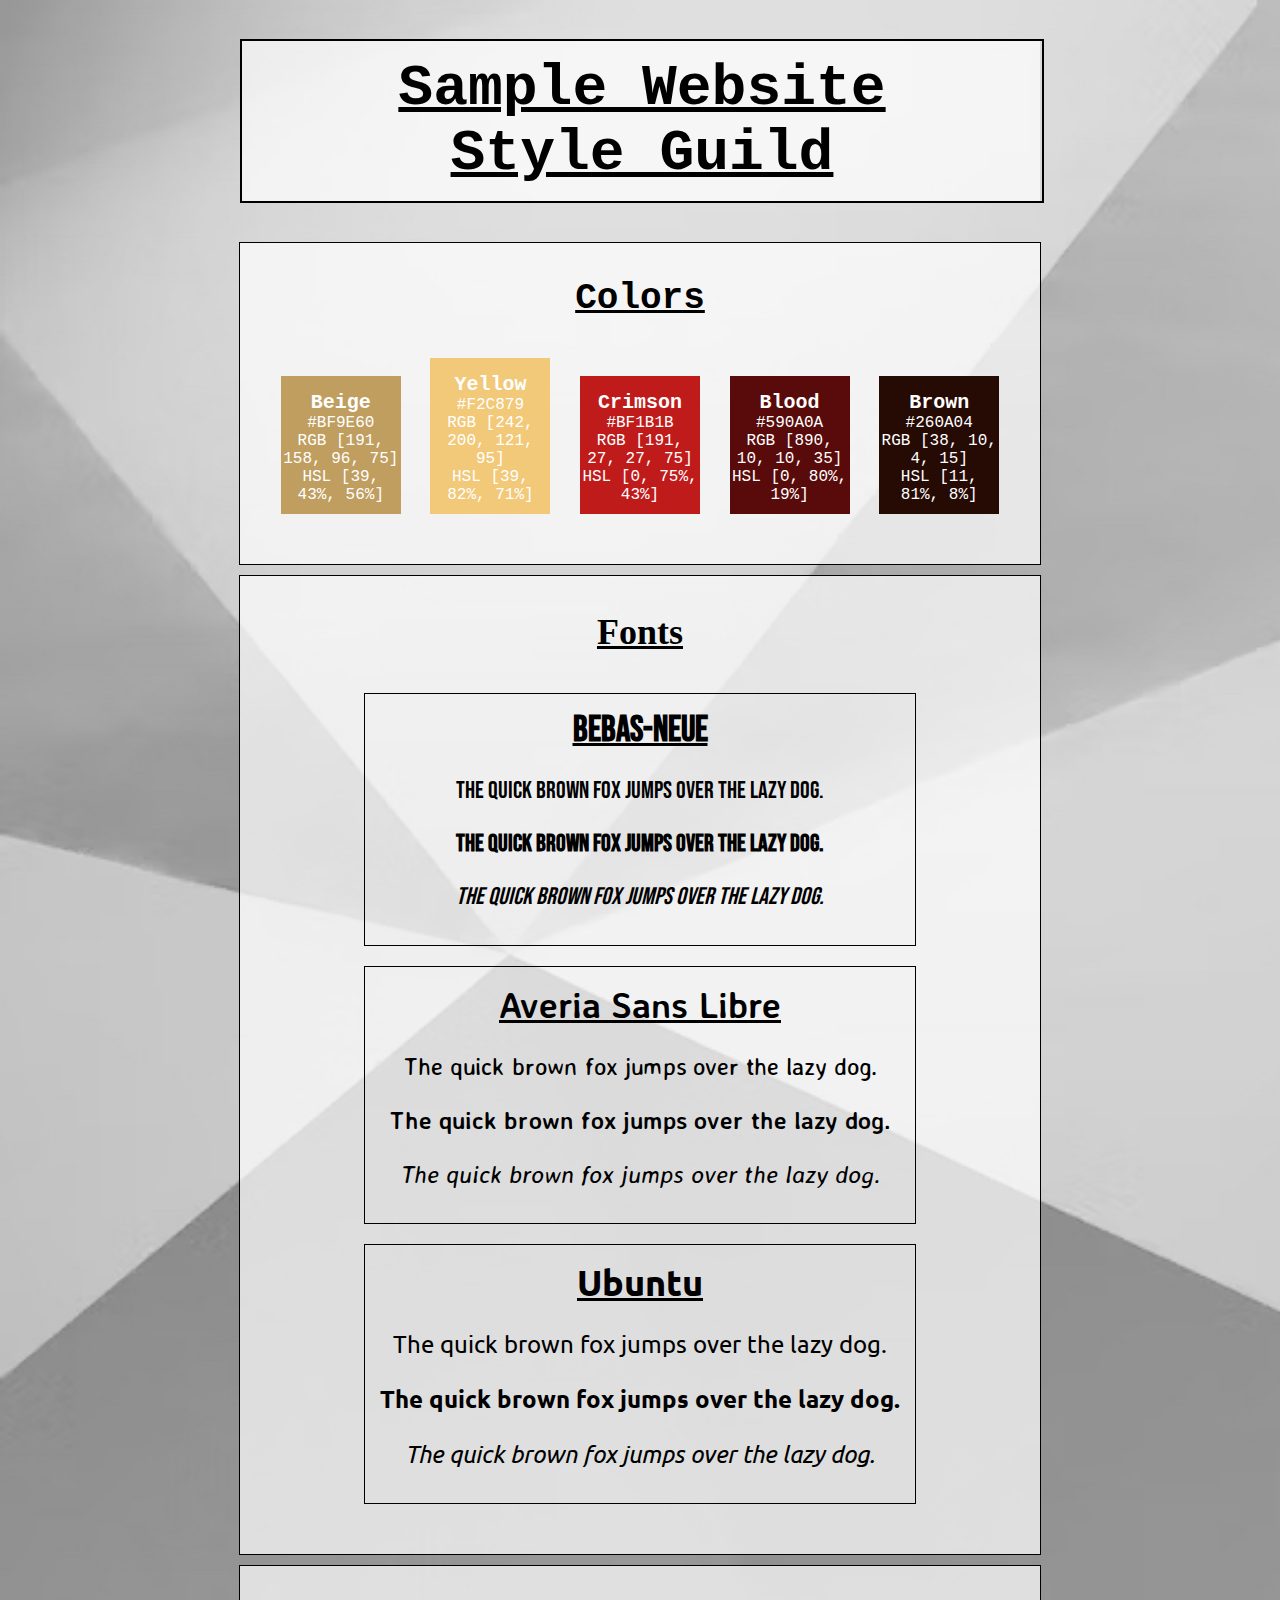
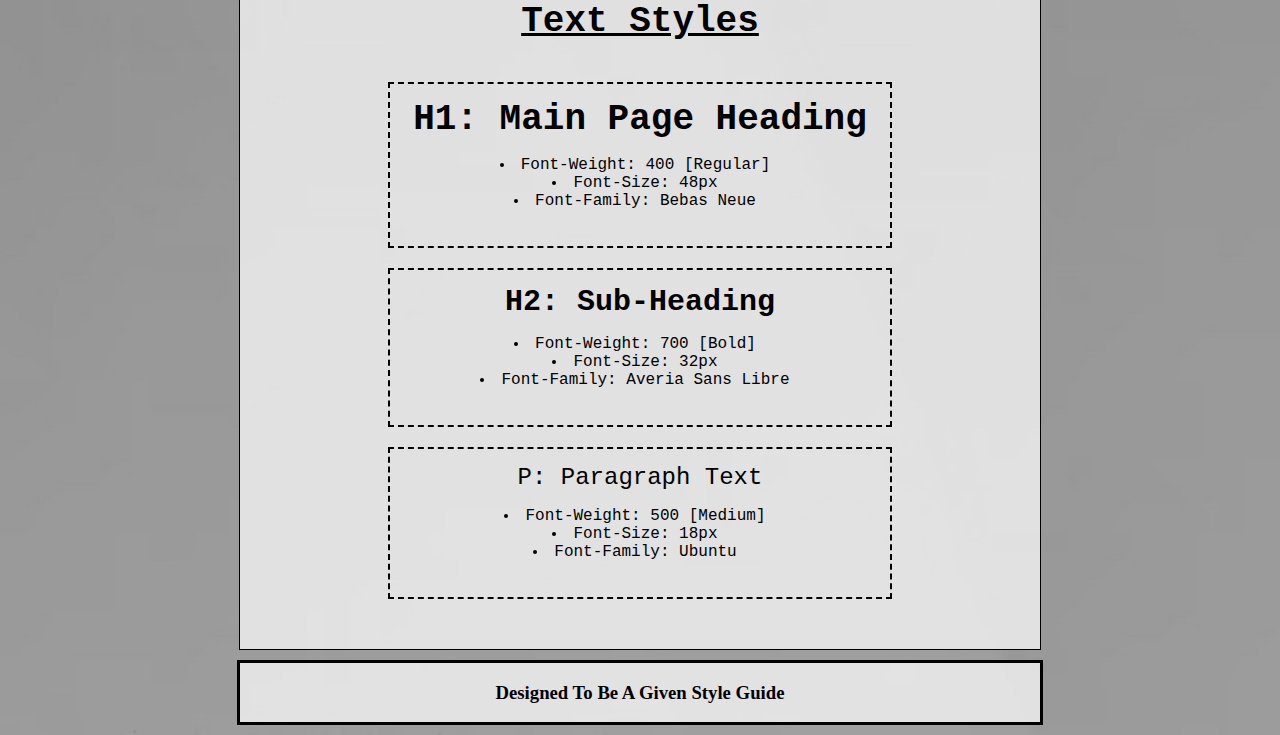
<file: Project Files/CP Build a Web Design System/index.html>
<!DOCTYPE html>
<html lang="en">
<!-- Head Not For People To Visually See
     Used for links: stylesheets, text, etc.
     Used for the title of the page as well -->
<head>
    <meta charset="UTF-8">
    <meta http-equiv="X-UA-Compatible" content="IE=edge">
    <meta name="viewport" content="width=device-width, initial-scale=1.0">
    <title>CP Style Guild</title>
    <link rel="stylesheet" href="./styles.css">
    <link rel="preconnect" href="https://fonts.googleapis.com">
    <link rel="preconnect" href="https://fonts.gstatic.com" crossorigin>
    <link href="https://fonts.googleapis.com/css2?family=Averia+Sans+Libre:ital,wght@0,300;0,400;0,700;1,300;1,400;1,700&family=Bebas+Neue&family=Ubuntu:ital,wght@0,300;0,400;0,500;0,700;1,300;1,400;1,500;1,700&display=swap" rel="stylesheet">
</head>
<!-- Body = Visual Content -->
<body>
    <!-- Heading -->
    <header>
        <h1 id="visual-title">Sample Website<br>Style Guild</h1>
    </header>

    <!-- Colors -->
    <section class="colors">
        <h2>Colors</h2>
        <div class="color-tiles">
        <div class= color-square id="beige">
            <span class="names">Beige</span> <br>
            <span class="hex">#BF9E60</span> <br>
            <span class="rgb">RGB [191, 158, 96, 75]</span> <br>
            <span class="hsl">HSL [39, 43%, 56%]</span>
        </div>
        <div class="color-square" id="yellow">
            <span class="names">Yellow</span> <br>
            <span class="hex">#F2C879</span> <br>
            <span class="rgb">RGB [242, 200, 121, 95]</span> <br>
            <span class="hsl">HSL [39, 82%, 71%]</span>
        </div>
        <div class="color-square" id="crimson">
            <span class="names">Crimson</span> <br>
            <span class="hex">#BF1B1B</span> <br>
            <span class="rgb">RGB [191, 27, 27, 75]</span> <br>
            <span class="hsl">HSL [0, 75%, 43%]</span>
        </div>
        <div class="color-square" id="blood">
            <span class="names">Blood</span> <br>
            <span class="hex">#590A0A</span> <br>
            <span class="rgb">RGB [890, 10, 10, 35]</span> <br>
            <span class="hsl">HSL [0, 80%, 19%]</span>
        </div>
        <div class="color-square" id="brown">
            <span class="names">Brown</span> <br>
            <span class="hex">#260A04</span> <br>
            <span class="rgb">RGB [38, 10, 4, 15]</span> <br>
            <span class="hsl">HSL [11, 81%, 8%]</span>
        </div>
        </div>
    </section>
    <!-- Fonts -->
    <section class="fonts">
        <h2>Fonts</h2>
        <div class="font-tiles" id="Bebas-Neue">
            <span class="font-names">Bebas-Neue</span>
            <p class="normal-text">The quick brown fox jumps over the lazy dog.</p>
            <p class="bold-text">The quick brown fox jumps over the lazy dog.</p>
            <p class="italic-text">The quick brown fox jumps over the lazy dog.</p>
        </div>
        <div class="font-tiles" id="Averia-Sans-Libre">
            <span class="font-names">Averia Sans Libre</span>
            <p class="normal-text">The quick brown fox jumps over the lazy dog.</p>
            <p class="bold-text">The quick brown fox jumps over the lazy dog.</p>
            <p class="italic-text">The quick brown fox jumps over the lazy dog.</p>
        </div>
        <div class="font-tiles" id="Ubuntu">
            <span class="font-names">Ubuntu</span>
            <p class="normal-text">The quick brown fox jumps over the lazy dog.</p>
            <p class="bold-text">The quick brown fox jumps over the lazy dog.</p>
            <p class="italic-text">The quick brown fox jumps over the lazy dog.</p>
        </div>
    </section>
    <!-- Text Styles -->
    <section class="text-styles">
        <h2>Text Styles</h2>
        <div class="style-tile h1">
            <span id="h1">H1: Main Page Heading</span>
            <ul>
                <li>Font-Weight: 400 [Regular]</li>
                <li>Font-Size: 48px</li>
                <li>Font-Family: Bebas Neue</li>
            </ul>
        </div>
        <div class="style-tile h2">
            <span id="h2">H2: Sub-Heading</span>
            <ul>
                <li>Font-Weight: 700 [Bold]</li>
                <li>Font-Size: 32px</li>
                <li>Font-Family: Averia Sans Libre</li>
            </ul>
        </div>
        <div class="style-tile p">
            <span id="p">P: Paragraph Text</span>
            <ul>
                <li>Font-Weight: 500 [Medium]</li>
                <li>Font-Size: 18px</li>
                <li>Font-Family: Ubuntu</li>
            </ul>
        </div>
    </section>
    <footer>
        <h3>Designed to Be a Given Style Guide</h3>
    </footer>
</body>
</html>
</file>
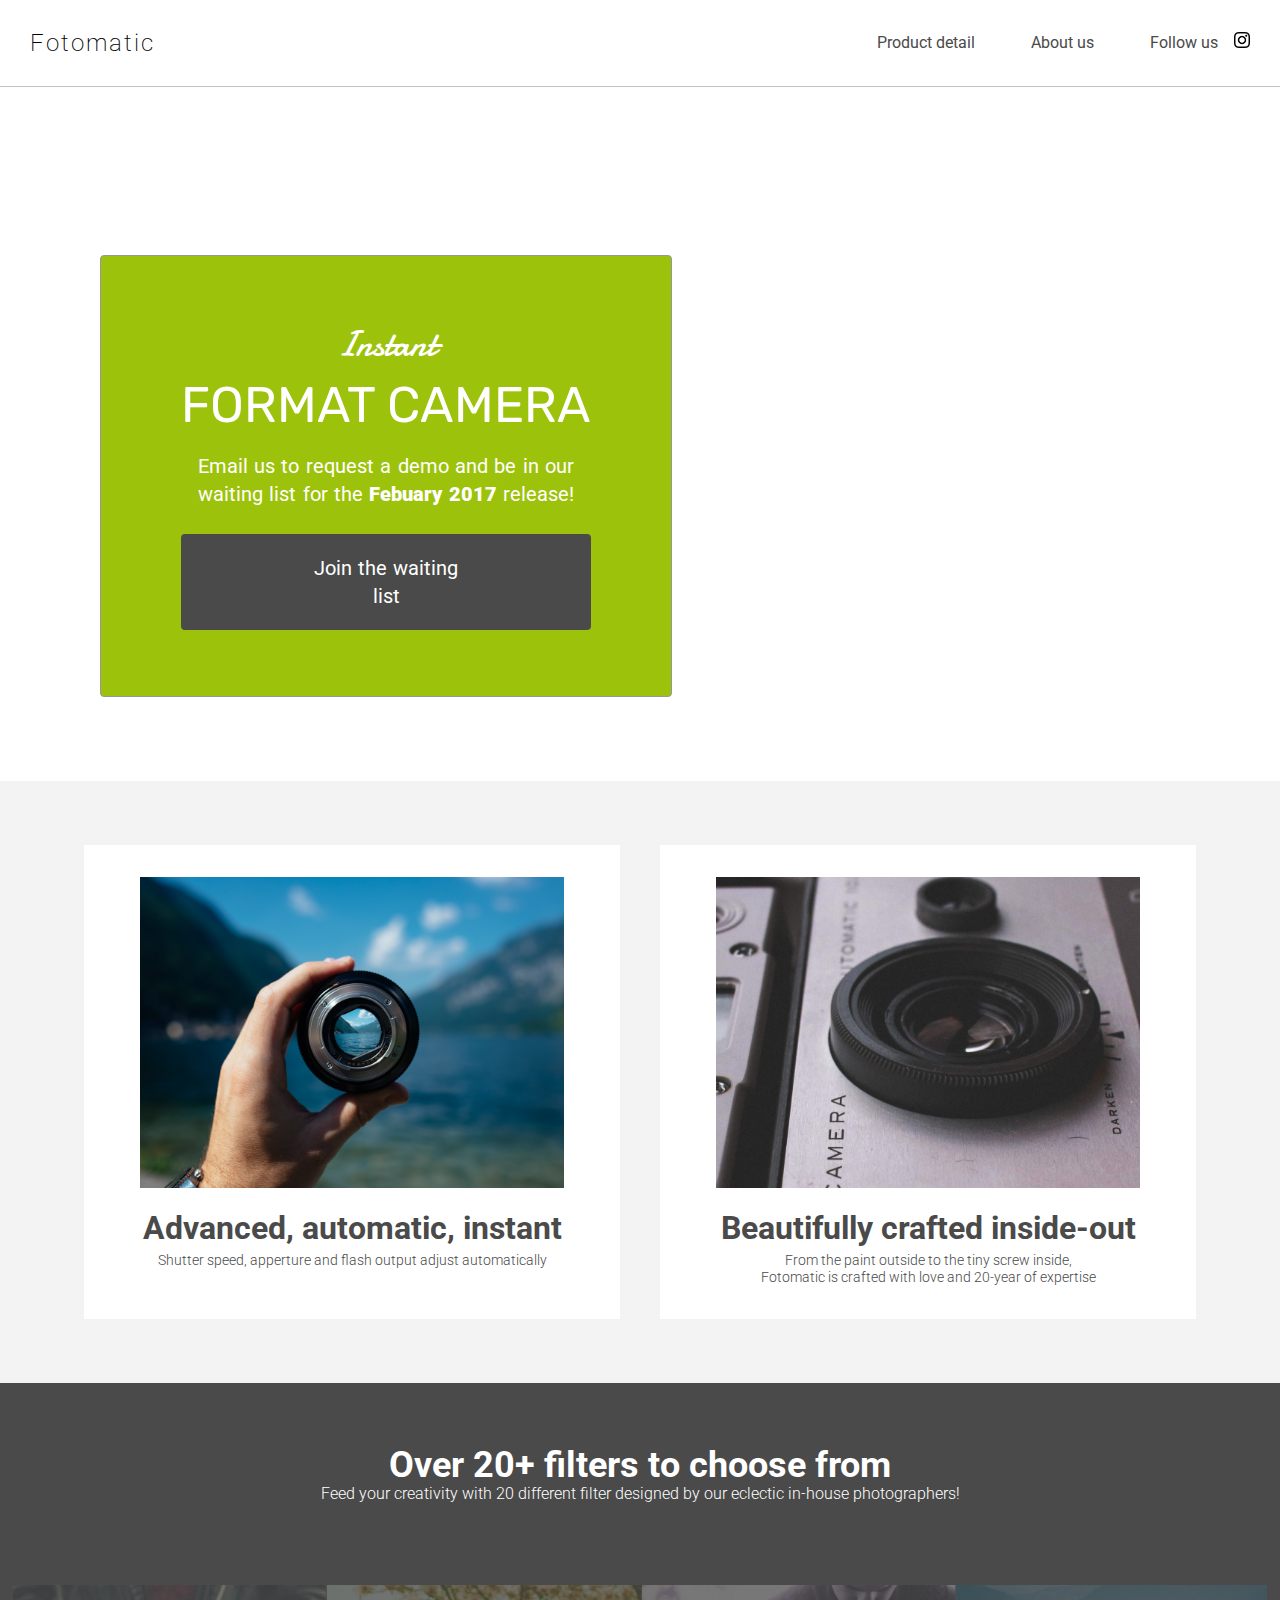
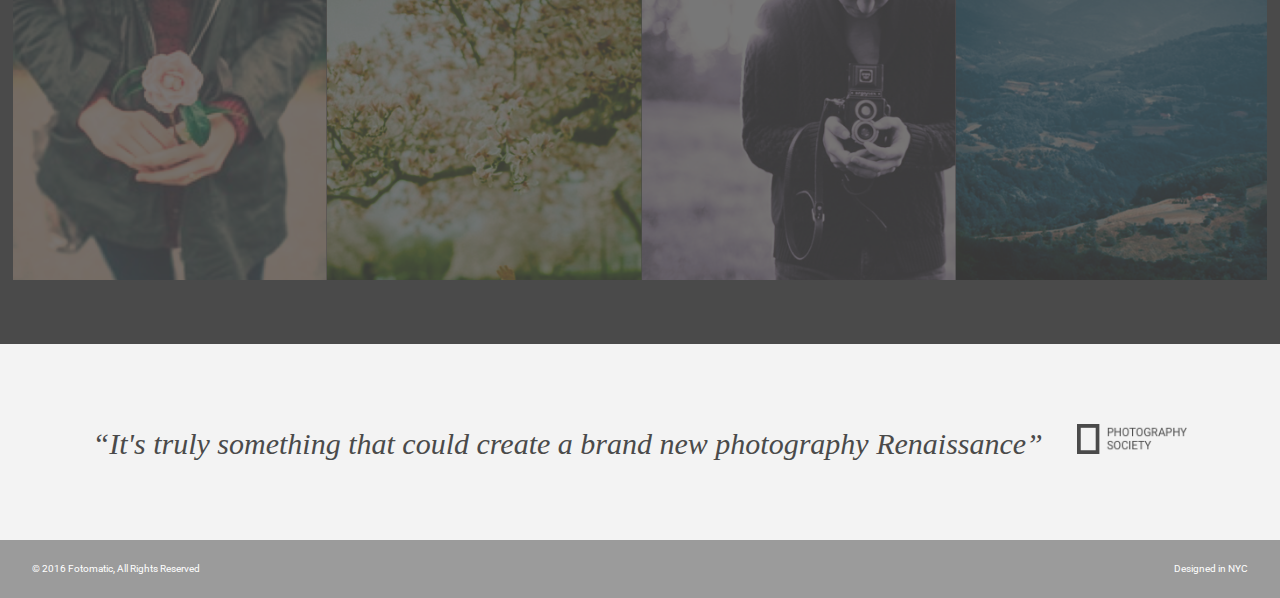
<file: Project Files/Project - Fotomatic/index.html>
<!DOCTYPE html>
<html>
<head>
  <title>Fotomatic Project</title>
  <link href="https://fonts.googleapis.com/css?family=Damion" rel="stylesheet">
  <link href="https://fonts.googleapis.com/css?family=Rubik" rel="stylesheet">
  <link href="https://fonts.googleapis.com/css?family=Roboto:300,400,600,700" rel="stylesheet">
  <link rel="stylesheet" href="./resources/css/reset.css">
  <link rel="stylesheet" href="./resources/css/style.css">
  <meta name="viewport" content="width=device-width, inital-scale=1">
  <meta charset="UTF-8">
</head>
<body>
  <!-- Header -->
  <header>
    <div class="content">
      <a href="index.html" class="desktop logo">Fotomatic</a>
      <nav class="desktop">
        <ul>
          <li><a href="#">Product detail</a></li>
          <li><a href="#">About us</a></li>
          <li><a href="https://www.instagram.com/">Follow us <img class="icon" src="./resources/images/instagram.png"></a></li>
        </ul>
      </nav>
      <nav class="tablet">
        <a href="#" class="button">Join us</a>
      </nav>
      <nav class="mobile">
        <ul>
          <li><a href="#" class="only-mobile"><img src="./resources/images/ic-logo.svg"></a></li>
          <li><a href="#" class="only-mobile"><img src="./resources/images/ic-product-detail.svg"></a></li>
          <li><a href="#" class="only-mobile"><img src="./resources/images/ic-about-us.svg"></a></li>
          <li><a href="#" class="button">Join us</a></li>
        </ul>
      </nav>
    </div>
  </header>

  <!-- Main Content -->
  <div class="main-content">

    <!-- Sign Up Section -->
    <div id="sign-up-section" class="banner">
      <div id="sign-up-cta">
        <div class="content center">
          <div class="header">
            <h2 class="cursive">Instant</h2>
            <h1 class="striking">FORMAT CAMERA</h1>
          </div>
          <div class="email">
            <span>
              Email us to request a demo and be in our waiting list for the <strong>Febuary 2017</strong> release!
            </span>
            <div class="button">Join the waiting list</div>
          </div>
        </div>
      </div>
    </div>

    <!-- Features Section -->
    <div id="features-section">
      <div class="feature">
        <div class="center">
          <div class="image-container">
            <img src="../Project - Fotomatic/resources/images/feature-1.png" />
          </div>
          <div class="content">
            <h2>Advanced, automatic, instant</h2>
            <h3>Shutter speed, apperture and flash output adjust automatically</h3>
          </div>
        </div>
      </div>
      <div class="feature">
        <div class="center">
          <div class="image-container">
            <img src="../Project - Fotomatic/resources/images/feature-2.png" />
          </div>
          <div class="content">
            <h2>Beautifully crafted inside-out</h2>
            <h3>From the paint outside to the tiny screw inside, <br> 
            Fotomatic is crafted with love and 20-year of expertise</h3>
          </div>
        </div>
      </div>
    </div>

    <!-- Filters Section -->
    <div id="filters-section">
      <div class="content center">
        <h2>Over 20+ filters to choose from</h2>
        <h3>Feed your creativity with 20 different filter designed by our eclectic in-house photographers!</h3>
      </div>
      <div class="filters-container">
        <div class="image-container">
          <img src="./resources/images/filter-1.png" />
        </div>
        <div class="image-container">
          <img src="./resources/images/filter-2.png" />
        </div>
        <div class="image-container">
          <img src="./resources/images/filter-3.png" />
        </div>
        <div class="image-container extra">
          <img src="./resources/images/filter-4.png" />
        </div>
      </div>
    </div>

    <!-- Quotes Section -->
    <div id="quotes-section">
      <div class="content center">
        <span class="quote">“It's truly something that could create a brand new photography Renaissance”</span>
        <img class="quote-citation" src="./resources/images/photography-logo.png" />
      </div>
    </div>

    <!--  Footer  -->
    <footer>
      <div class="content">
        <span class="copyright">© 2016  Fotomatic, All Rights Reserved</span>
        <span class="location">Designed in NYC</span>
      </div>
    </footer>

  </div>
</body>
</html>
</file>
<file: Project Files/CP Build a Web Design System/styles.css>
/* universal */
html {
    background-image: url(./resources/images/white\ geo\ background.jpeg);
    background-size: cover;
    padding: 0;
    margin: 0;
}

h2 {
    font-weight: 800;
    font-size: 36px;
    text-decoration: underline;
    width: 100%;
    text-align: center;
}



/* heading */
header {
    width: 800px;
    background-color: rgba(255, 255, 255, 0.70);
    margin: 0 auto;
}

h1 {
    font-family: 'Courier New', Courier, monospace;
    font-weight: 900;
    font-size: 58px;
    text-decoration: underline;
    border: solid 2px black;
    width: 100%;
    padding-top: 15px;
    padding-left: auto;
    padding-bottom: 15px;
    padding-right: auto;
    text-align: center;
}

/* Colors */
/* .colors outside box */
.colors {
    font-family: 'Courier New', Courier, monospace;
    background-color: rgba(255, 255, 255, 0.70);
    border: solid 1px black;
    width: 800px;
    padding-top: 5px;
    padding-bottom: 40px;
    padding-right: auto;
    padding-left: auto;
    margin: 10px auto;
    text-align: center;
}

.color-square .names {
    font-size: 20px;
    font-weight: 600;
}

/* .color-square are indivdual boxes inside larger box */
.color-square {
    display: inline-block;
    height: auto;
    margin: 10px;
    width: 15%;
    padding-top: 15px;
    padding-bottom: 10px;
    color: white;
}

#beige {
    background-color: #BF9E60;
}

#yellow {
    background-color: #F2C879;
}

#crimson {
    background-color: #BF1B1B;
}

#blood {
    background-color: #590A0A;
}

#brown {
    background-color: #260A04;
}

/* Fonts */
/* .fonts outside box */
.fonts { 
    border: solid 1px black;
    background-color: rgba(255, 255, 255, 0.70);
    width: 800px;
    padding-top: 5px;
    padding-bottom: 40px;
    padding-right: auto;
    padding-left: auto;
    margin: 10px auto;
    text-align: center;
}

/* .font-tiles are indivdual boxes inside larger box */
.font-tiles {
    border: solid 1px black;
    display: inline-block;
    height: auto;
    margin: 10px;
    width: 550px;
    padding-top: 15px;
    padding-bottom: 10px;
}

.font-tiles .font-names {
    font-size: 36px;
    font-weight: 800;
    text-decoration: underline;
}

#Bebas-Neue {
    font-family: 'bebas neue';
}

#Averia-Sans-Libre {
    font-family: 'Averia Sans Libre';
}

#Ubuntu {
    font-family: 'Ubuntu'
}

.font-tiles .normal-text {
    font-size: 24px;
    font-weight: 400;
}

.font-tiles .bold-text {
    font-size: 24px;
    font-weight: 900;
}

.font-tiles .italic-text {
    font-size: 24px;
    font-weight: 500;
    font-style: italic;
}

/* Text Styles */
/* outside box */
.text-styles {
    font-family: 'Courier New', Courier, monospace;
    background-color: rgba(255, 255, 255, 0.70);
    border: solid 1px black;
    width: 800px;
    padding-top: 5px;
    padding-bottom: 40px;
    padding-right: auto;
    padding-left: auto;
    margin: 10px auto;
    text-align: center;
}

/* boxes inside */
.style-tile {
    border: dashed 2px black;
    display: inline-block;
    height: auto;
    margin: 10px;
    width: 500px;
    padding-top: 15px;
    padding-bottom: 20px;
}

ul {
    list-style-position: inside;
    font-size: 16px;
    text-align: center;
    padding-right: 50px;
}

#h1 {
    font-size: 36px;
    font-weight: 900;
}

#h2 {
    font-size: 30px;
    font-weight: 700;
}

#p {
    font-size: 24px;
    font-weight: 400;
}

/* footer */
footer {
    border: solid 3px black;
    background-color: rgba(255, 255, 255, 0.70);
    text-align: center;
    width: 800px;
    margin: 10px auto;
    text-transform: capitalize;
}
</file>
<file: Project Files/Project - Fotomatic/resources/css/style.css>
/* Universal Styles */

html {
  font-family: "Roboto", sans-serif;
  font-size: 16px;
}

.main-content {
  position: relative;
  top: 5.3125rem; /* To offset for fixed header. */
}

.center {
  text-align: center;
}

.button {
  border-radius: 4px;
  background-color: #4a4a4a;
  color: white;
}

.image-container {
  overflow: hidden;
}

.image-container img {
  display: block;
}

@media only screen and (max-width: 760px) {
  .main-content {
    top: 2.5625rem;
  }
}

/* Header */

header {
  position: fixed;
  z-index: 100;
  width: 100%;
  border-bottom: solid 1px #c6c1c1;
  background-color: white;
}

header .content {
  display: flex;
  align-items: center;
  padding: 1.875rem;
}

header .logo {
  flex: 1;
  font-size: 1.5rem;
  font-weight: 200;
  letter-spacing: 0.125rem;
}

header nav ul {
  display: flex;
}

nav li {
  padding-left: 3.5rem;
}

nav a {
  vertical-align: bottom;
  line-height: 1.6;
  font-size: 1rem;
  color: #4a4a4a;
}

header .icon {
  width: 1rem;
  padding-left: .75rem;
}

header .mobile {
  display: none;
}

header .tablet {
  display: none;
}

@media only screen and (max-width: 800px) {
  header .mobile .only-mobile {
    display: none;
  }

  header .tablet {
    display: flex;
    padding-left: 2.5rem;
  }

  header .tablet .button {
    padding: .1875rem .5rem;
    background-color: #9dc20b;
    line-height: 1.6;
    color: white;
  }
}


@media only screen and (max-width: 720px) {
  header .desktop {
    display: none;
  }

  header .mobile {
    display: block;
    width: 100%;
  }

  header .content {
    padding: .5rem 0;
  }

  header .mobile ul {
    display: flex;
    justify-content: space-around;
    align-items: center;
    width: 100%;
  }

  header .mobile li {
    padding: 0;
  }

  header .mobile .only-mobile {
    display: contents;
  }

  header .mobile .button {
    padding: .1875rem .5rem;
    background-color: #9dc20b;
    line-height: 1.6;
    color: white;
  }
  
  header .tablet {
    display: none;
  }

}

/* Sign Up Section */

#sign-up-section {
  background-image: url(file:///Users/greerm/Documents/Codecademy/Project%20-%20Fotomatic/resources/images/banner-landingpage.jpg);
  background-repeat: no-repeat;
  background-position: center;
  background-size: cover;
  display: flex;
  justify-content: flex-start;
  align-items: flex-start;
  height: 43.5rem;
  width: 100%;
}

#sign-up-cta {
  padding: 0 5rem 2.5rem 5rem;
  margin-left: 6.25rem;
  margin-top: 10.625rem;
  margin-bottom: 10.625;
  border: solid 1px #979797;
  border-radius: 4px;
  background-color: #9dc20b;
}

#sign-up-cta .content {
  width: 25.625rem;
  margin-top: 2rem;
  font-family: "Roboto", sans-serif;
  font-size: 1.25rem;
  line-height: 1.4;
  color: white;
}

#sign-up-cta h1 {
  font-size: 3.125rem;
  padding-bottom: 0.75rem;
}

#sign-up-cta h2 {
  font-size: 2.25rem;
  padding-top: 2rem;
}

#sign-up-cta .email {
  padding-bottom: 1.625rem;
  font-weight: 400;
  word-spacing: 1.4px;
}

#sign-up-cta span strong {
  font-weight: 900;
}

#sign-up-cta .cursive {
  font-family: "Damion", cursive;
}

#sign-up-cta .striking {
  font-family: "Rubik", sans-serif;
  padding-bottom: .75rem;
}

#sign-up-cta .button {
  margin-top: 1.625rem;
  padding: 1.25rem 7.25rem;
}

.button:active {
  background-color: #4a4a4ae9;
  color: #4a4a4ae9;
}

@media only screen and (max-width: 800px) {
  #sign-up-section {
    align-items: center;
    justify-content: center;
    height: 28rem;
  }

  #sign-up-cta {
    position: static;
    width: auto;
    height: auto;
    margin: 0;
    background-color: transparent;
    border: none;
  }

  #sign-up-cta .content {
    margin-top: 0;
  }

  #sign-up-cta .email {
    display: none;
  }

  #sign-up-cta h1 {
    font-size: 3.125rem;
  }

  #sign-up-cta h2 {
    font-size: 2.25rem;
  }
}

@media only screen and (max-width: 450px) {
  #sign-up-section {
    height: 20rem;
  }

  #sign-up-cta h1 {
    font-size: 2.25rem;
  }

  #sign-up-cta h2 {
    font-size: 2rem;
  }
}

/* Features Section */

#features-section {
  display: flex;
  justify-content: space-between;
  padding: 4rem 5%;
  background-color: #f3f3f3;
}

.feature {
  flex: 1;
  padding: 2rem;
  margin: 0px 1.25rem;
  background-color: white;
}

.feature .image-container {
  max-width: 90%;
  max-height: 65%;
  margin: 0 auto;
}

.image-container img {
  max-width: 100%;
}

.feature .center {
  text-align: center;
}

.feature h2 {
  padding-bottom: .5rem;
  padding-top: 1.5rem;
  font-size: 2rem;
  font-weight: bold;
  color: #4a4a4a;
}

.feature h3 {
  font-size: 0.9rem;
  line-height: 1.2;
  font-weight: 300;
  color: #4a4a4a;
}

@media only screen and (max-width: 800px) {
  #features-section {
    flex-flow: column;
    padding: 0;
  }

  .feature h2 {
    font-size: 2.125rem;
    line-height: 1.3;
    font-weight: bold;
    padding-left: 2rem;
  }

  .feature h3 {
    font-size: 1.125rem;
    line-height: 1.4;
    padding-bottom: 1.875rem;
    padding-left: 2rem;
  }

  .feature .center {
    text-align: left;
  }
}

@media only screen and (max-width: 720px) {
  #features-section {
    flex-flow: column;
    padding: 0;
  }

  .feature {
    margin: 0;
    padding: 1.25rem 1rem 0 1rem;
  }

  .feature h2 {
    font-size: 1.125rem;
    line-height: 1.3;
    font-weight: normal;
  }

  .feature h3 {
    font-size: .875rem;
    line-height: 1.4;
    padding-bottom: 1.875rem;
  }

  .feature .center {
    text-align: center;
  }

} 

/* Filters Section */

#filters-section {
  padding: 4rem 0;
  background-color: #4a4a4a;
}

#filters-section .content {
  padding: 0 .625rem;
  margin-bottom: 5rem;
}

#filters-section .content h2 {
  font-size: 2.25rem;
  font-weight: bold;
  color: white;
}

#filters-section .content h3 {
  font-size: 1rem;
  line-height: 1.4;
  font-weight: 300;
  color: white;
}

#filters-section .filters-container {
  display: flex;
  max-width: 100%;
  padding: 0 1%;
}

#filters-section .image-container {
  max-width: 100%;
  opacity: 25%;
}

@media only screen and (max-width: 760px) {
  #filters-section {
    padding: 1.5rem 0 0 0;
  }

  #filters-section .content {
    margin-bottom: 1rem;
  }

  #filters-section .content h2 {
    padding-bottom: .625rem;
    font-size: 1.125rem;
    line-height: 1.3;
    font-weight: normal;
  }

  #filters-section .content h3 {
    font-size: .875rem;
    line-height: 1.4;
  }

  #filters-section .filters-container {
    padding: 0;
  }

  #filters-section .extra {
    display: none;
  }
}

/* Quotes Section */

#quotes-section {
  background-color: #f3f3f3;
}

#quotes-section .content {
  padding: 5rem 0;
}

#quotes-section .quote {
  padding-right: 1.875rem;
  font-family: "Palatino", serif;
  font-size: 1.875rem;
  line-height: 1.1;
  font-style: italic;
  color: #4a4a4a;
}

#quotes-section .quote-citation {
  height: 1.875rem;
}

@media only screen and (max-width: 760px) {
  #quotes-section {
    width: 100%;
  }

  #quotes-section content {
    padding: 1.875rem .625rem;
  }

  #quotes-section .quote {
    padding-left: 1.5rem;
    padding-right: 1.5rem;
    font-size: 1.5rem;
    line-height: 1.4;
  }

  #quotes-section .quote-citation {
    display: block;
    padding-top: 1rem;
    margin: auto;
  }
}

/* Footer */

footer {
  background-color: #9b9b9b;
  padding: 1.5rem 2rem;
}

footer .content {
  color: white;
  display: flex;
  font-size: .75rem;
}

footer .copyright {
  flex-grow: 1;
}

@media only screen and (min-width: 760px) {
  footer .content {
    font-size: .625rem;
  }
}
</file>
